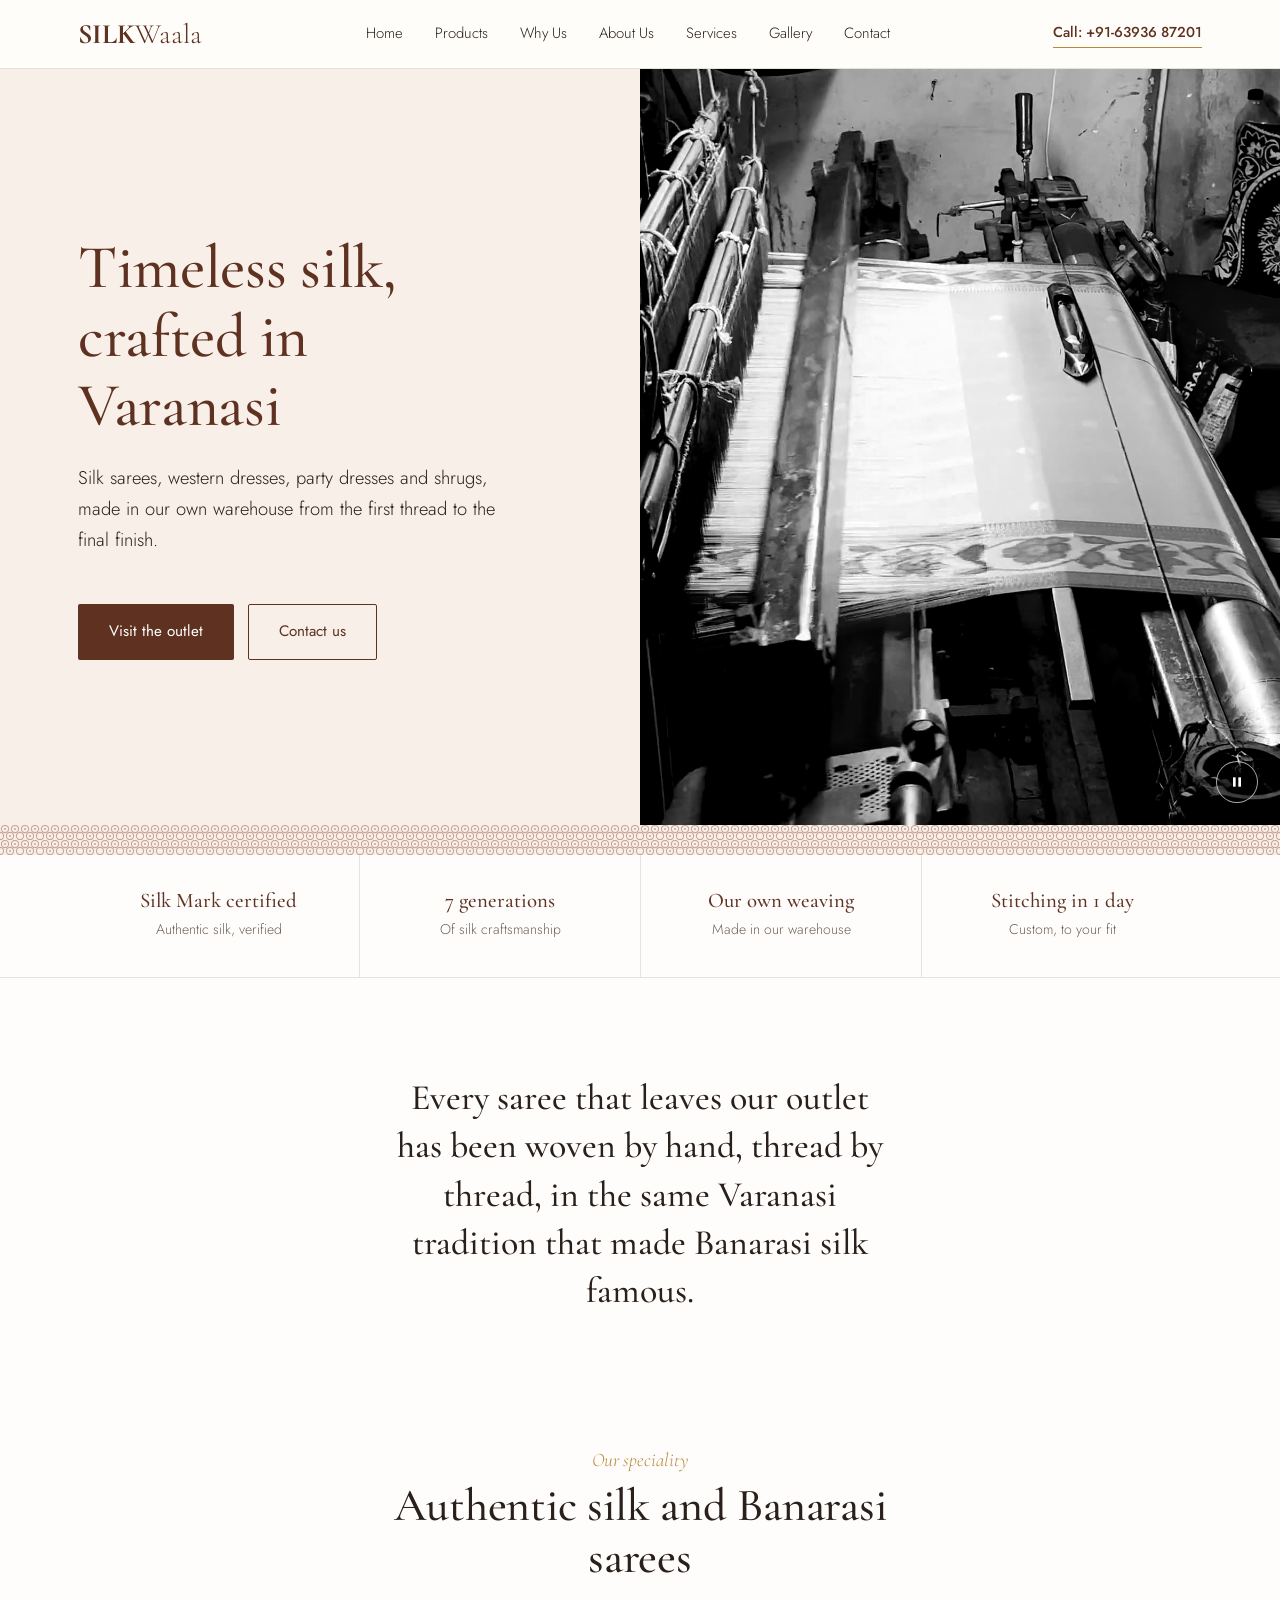
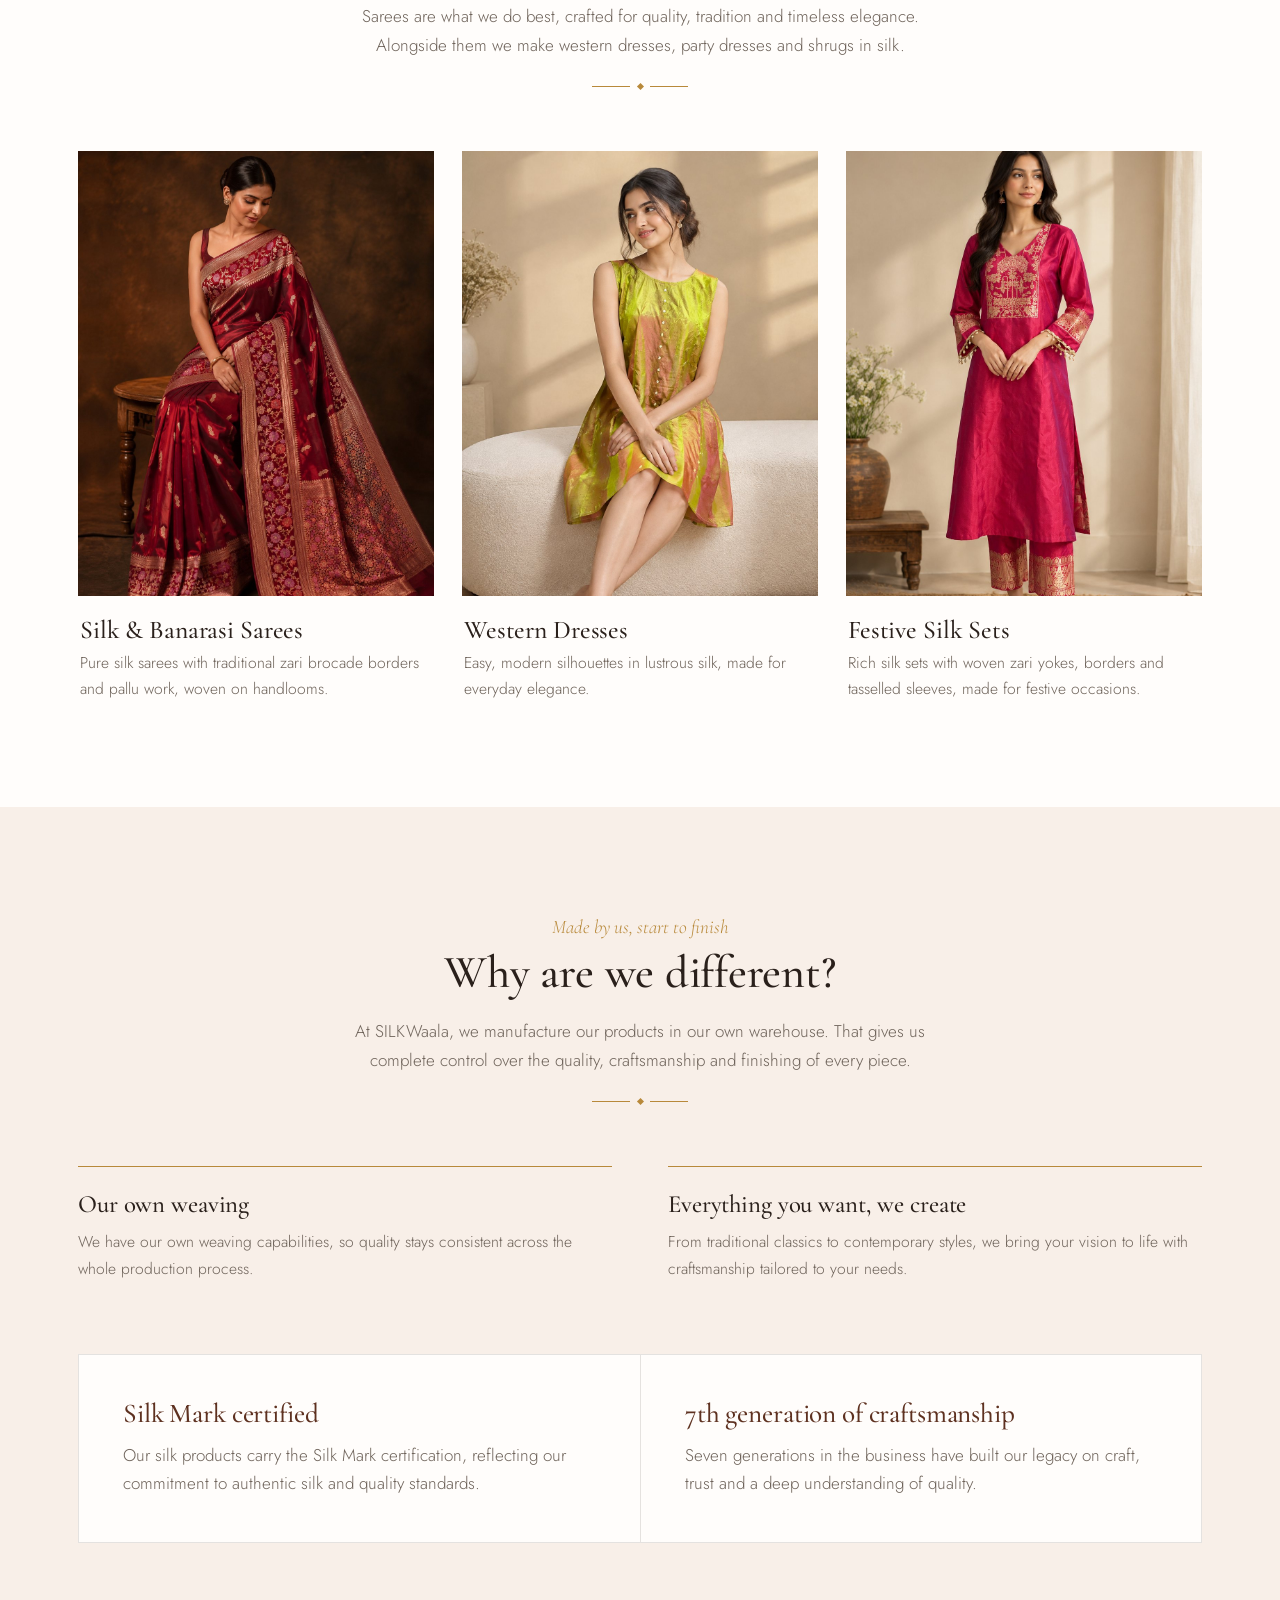
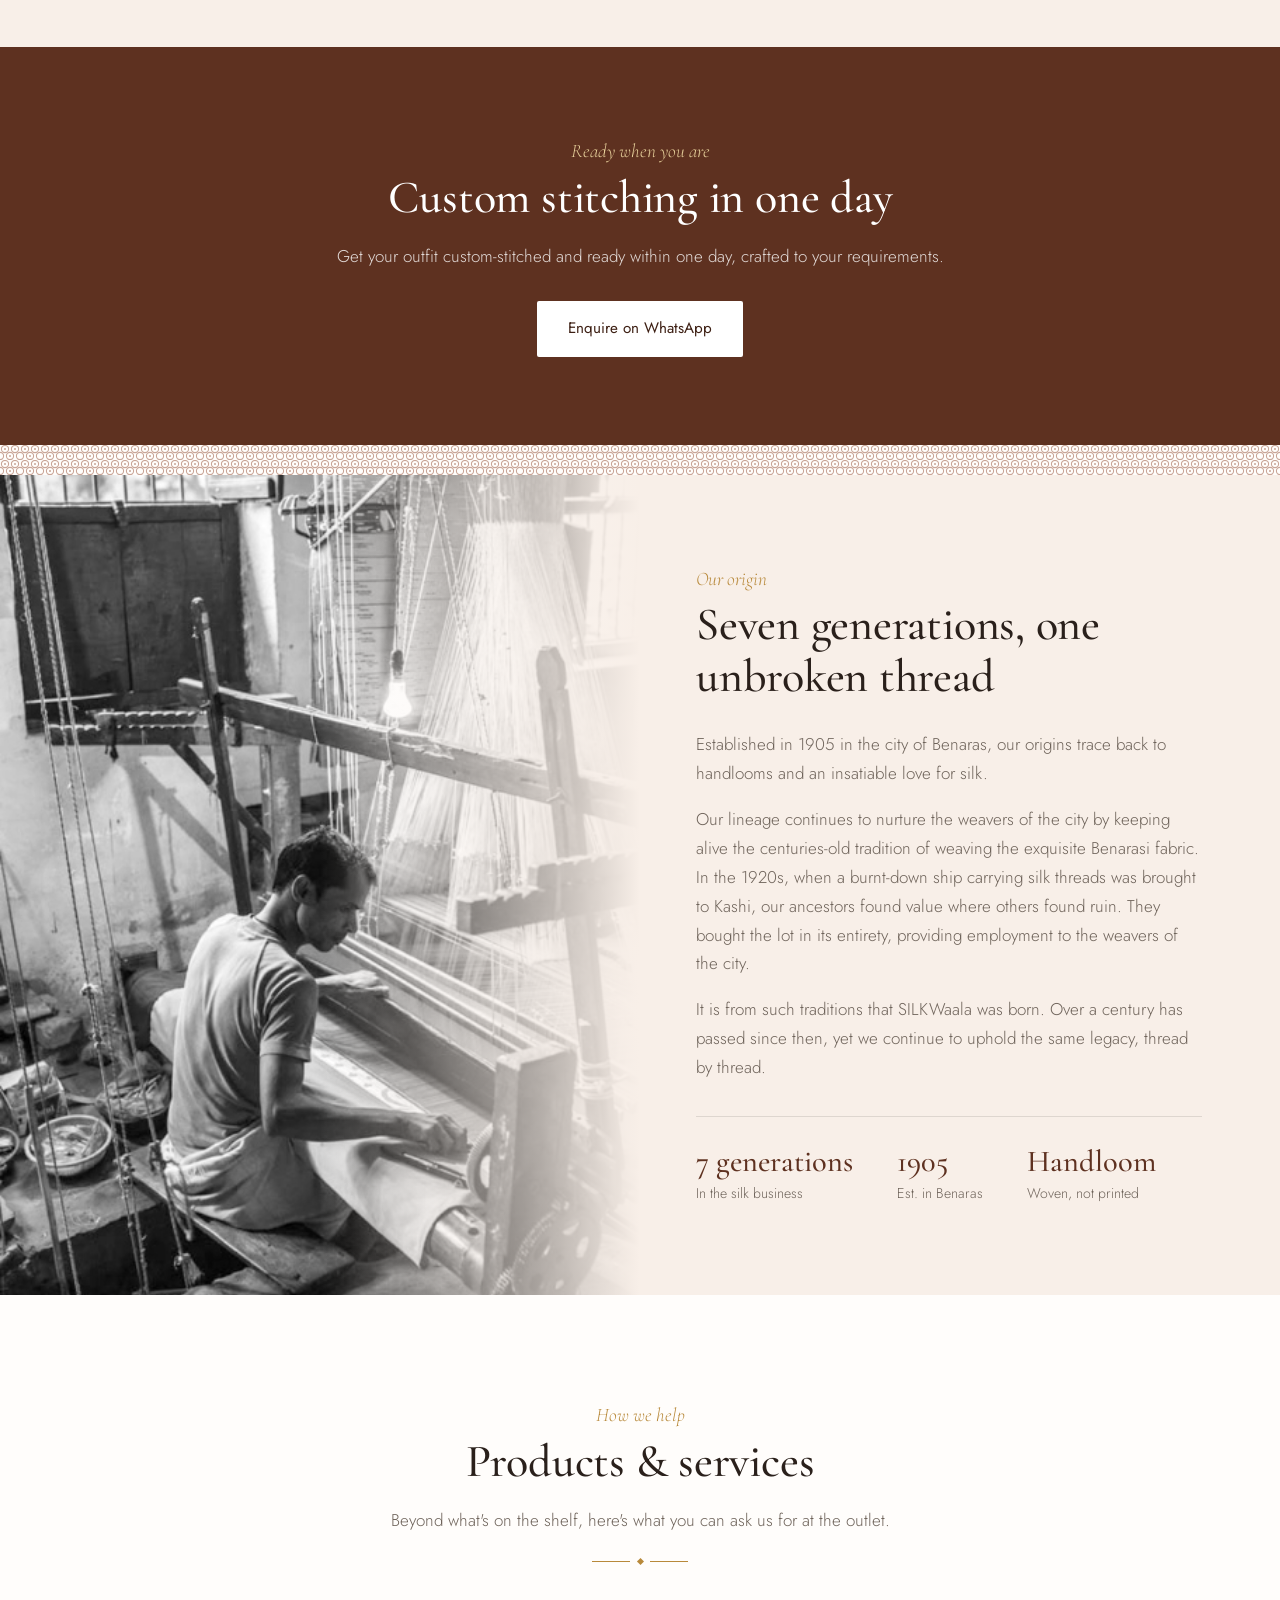
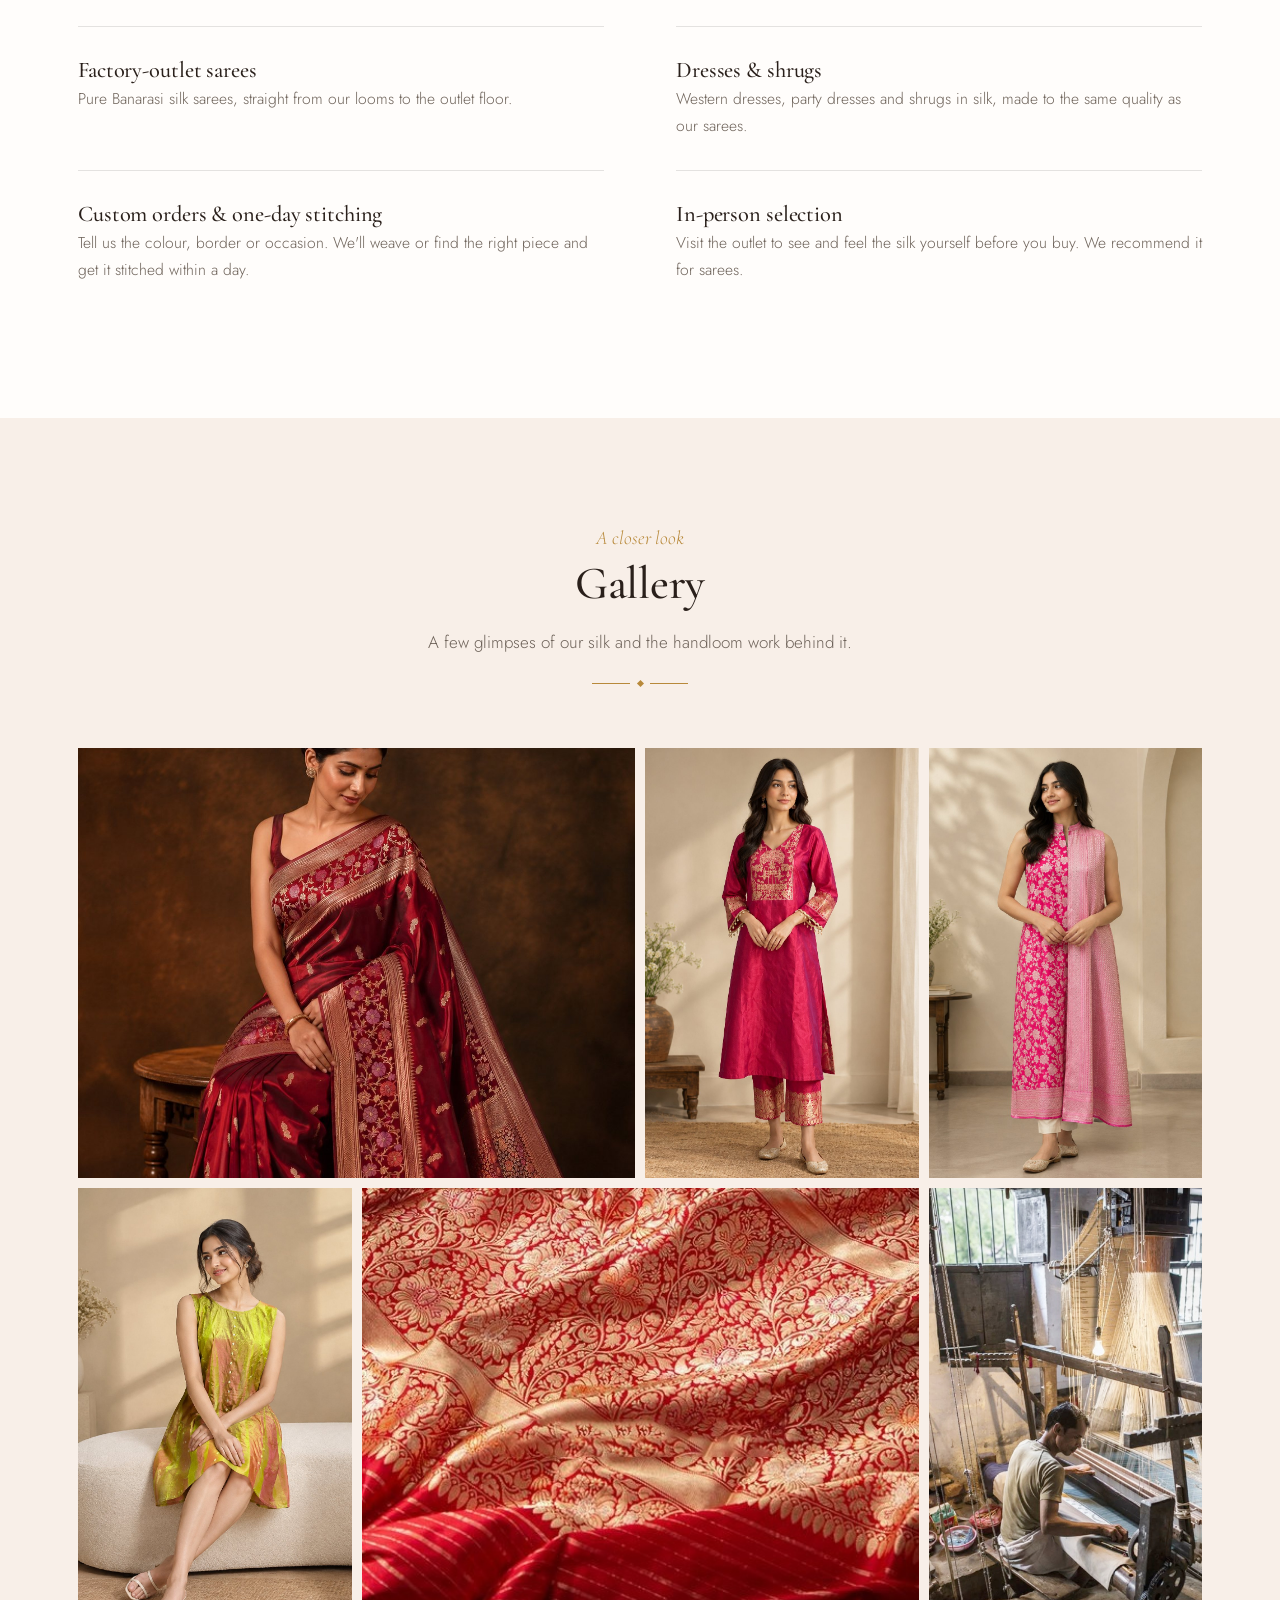
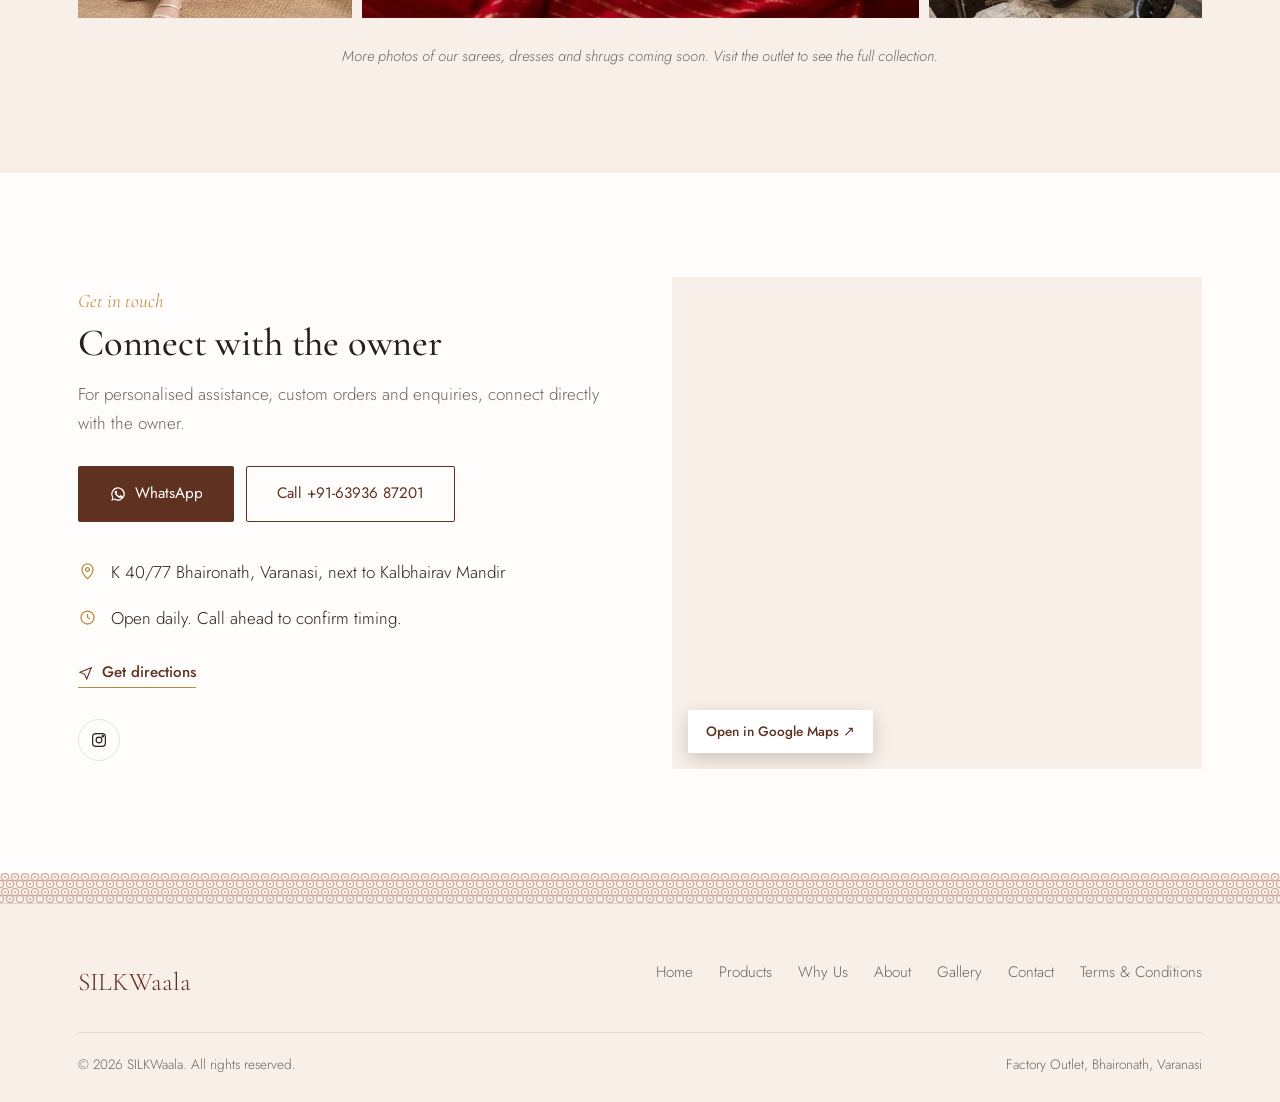
<file: index.html>
<!DOCTYPE html>
<html lang="en">
<head>
<meta charset="UTF-8">
<meta name="viewport" content="width=device-width, initial-scale=1.0">
<title>SILKWaala — Silk Sarees, Western & Party Dresses | Factory Outlet, Varanasi</title>
<meta name="description" content="SILKWaala is a Silk Mark certified factory outlet in Varanasi for silk and Banarasi sarees, western dresses, party dresses and shrugs. Own weaving, 7 generations of craft, custom stitching in one day.">
<link rel="icon" href="data:,">
<link rel="preconnect" href="https://fonts.googleapis.com">
<link href="https://fonts.googleapis.com/css2?family=Cormorant+Garamond:ital,wght@0,500;0,600;0,700;1,500&family=Jost:wght@300;400;500;600&display=swap" rel="stylesheet">
<link rel="stylesheet" href="styles.css">
</head>
<body>
<a href="#main" class="skip-link">Skip to content</a>

<header class="site-header">
  <div class="nav">
    <a href="#" class="brand" aria-label="SILKWaala home"><strong>SILK</strong>Waala</a>
    <nav class="nav-links" id="navLinks">
      <a href="#home">Home</a>
      <a href="#products">Products</a>
      <a href="#why">Why Us</a>
      <a href="#about">About Us</a>
      <a href="#services">Services</a>
      <a href="#gallery">Gallery</a>
      <a href="#contact">Contact</a>
    </nav>
    <a href="tel:+916393687201" class="nav-cta">Call: +91-63936 87201</a>
    <button class="menu-btn" id="menuBtn" aria-label="Toggle menu" aria-expanded="false">☰</button>
  </div>
</header>

<main id="main">

  <!-- HERO -->
  <section class="hero" id="home">
    <div class="hero-copy">
      <h1>Timeless silk, crafted in Varanasi</h1>
      <p>Silk sarees, western dresses, party dresses and shrugs, made in our own warehouse from the first thread to the final finish.</p>
      <div class="hero-actions">
        <a href="#contact" class="btn btn-maroon">Visit the outlet</a>
        <a href="https://wa.me/916393687201" class="btn btn-line" target="_blank" rel="noopener">Contact us</a>
      </div>
    </div>
    <div class="hero-media">
      <video class="hero-video" id="heroVideo" autoplay muted loop playsinline preload="auto" poster="loom-poster.jpg" aria-label="A weaver's loom at work in Varanasi">
        <source src="loom.mp4" type="video/mp4">
      </video>
      <button class="video-toggle" id="videoToggle" type="button" aria-label="Pause background video">
        <svg class="i-pause" viewBox="0 0 24 24" fill="currentColor"><rect x="6" y="5" width="4" height="14"/><rect x="14" y="5" width="4" height="14"/></svg>
        <svg class="i-play" viewBox="0 0 24 24" fill="currentColor"><path d="M8 5v14l11-7z"/></svg>
      </button>
    </div>
  </section>

  <div class="pattern-strip on-tint" aria-hidden="true"></div>

  <!-- TRUST BAR -->
  <div class="trust-bar">
    <div class="trust-inner">
      <div class="trust-item"><div><strong>Silk Mark certified</strong><span>Authentic silk, verified</span></div></div>
      <div class="trust-item"><div><strong>7 generations</strong><span>Of silk craftsmanship</span></div></div>
      <div class="trust-item"><div><strong>Our own weaving</strong><span>Made in our warehouse</span></div></div>
      <div class="trust-item"><div><strong>Stitching in 1 day</strong><span>Custom, to your fit</span></div></div>
    </div>
  </div>

  <!-- INTRO -->
  <div class="intro-strip">
    <p>Every saree that leaves our outlet has been woven by hand, thread by thread, in the same Varanasi tradition that made Banarasi silk famous.</p>
  </div>

  <!-- PRODUCTS -->
  <section id="products">
    <div class="container">
      <div class="section-head">
        <span class="kicker">Our speciality</span>
        <h2>Authentic silk and Banarasi sarees</h2>
        <p>Sarees are what we do best, crafted for quality, tradition and timeless elegance. Alongside them we make western dresses, party dresses and shrugs in silk.</p>
      </div>
      <div class="product-grid">
        <article class="product-card">
          <div class="thumb"><img src="model_maroon_saree.jpg" alt="Model draped in a maroon Banarasi silk saree with zari border" style="object-position:center 30%"></div>
          <div class="body">
            <h3>Silk &amp; Banarasi Sarees</h3>
            <p>Pure silk sarees with traditional zari brocade borders and pallu work, woven on handlooms.</p>
          </div>
        </article>
        <article class="product-card">
          <div class="thumb"><img src="model_yellow_dress_seated.jpg" alt="Model seated in a shot silk western dress in green and copper" style="object-position:center 25%"></div>
          <div class="body">
            <h3>Western Dresses</h3>
            <p>Easy, modern silhouettes in lustrous silk, made for everyday elegance.</p>
          </div>
        </article>
        <article class="product-card">
          <div class="thumb"><img src="model_magenta_set.jpg" alt="Model in a magenta silk party outfit with gold woven yoke" style="object-position:center 25%"></div>
          <div class="body">
            <h3>Festive Silk Sets</h3>
            <p>Rich silk sets with woven zari yokes, borders and tasselled sleeves, made for festive occasions.</p>
          </div>
        </article>
      </div>
    </div>
  </section>

  <!-- WHY DIFFERENT -->
  <section id="why" class="alt-bg">
    <div class="container">
      <div class="section-head">
        <span class="kicker">Made by us, start to finish</span>
        <h2>Why are we different?</h2>
        <p>At SILKWaala, we manufacture our products in our own warehouse. That gives us complete control over the quality, craftsmanship and finishing of every piece.</p>
      </div>
      <div class="why-grid">
        <div class="why-card">
          <svg viewBox="0 0 24 24" fill="none" stroke="currentColor" stroke-width="1.5"><path d="M4 6h16M4 12h16M4 18h16"/><path d="M8 3v18M16 3v18"/></svg>
          <h3>Our own weaving</h3>
          <p>We have our own weaving capabilities, so quality stays consistent across the whole production process.</p>
        </div>
        <div class="why-card">
          <svg viewBox="0 0 24 24" fill="none" stroke="currentColor" stroke-width="1.5"><path d="M12 3l2.6 5.6 6.1.7-4.5 4.2 1.2 6L12 16.5 6.6 19.5l1.2-6L3.3 9.3l6.1-.7L12 3Z"/></svg>
          <h3>Everything you want, we create</h3>
          <p>From traditional classics to contemporary styles, we bring your vision to life with craftsmanship tailored to your needs.</p>
        </div>
      </div>

      <div class="assure">
        <div class="assure-card">
          <svg viewBox="0 0 24 24" fill="none" stroke="currentColor" stroke-width="1.5"><path d="M12 3l2.4 2.2 3.2-.3.9 3.1 2.8 1.7-1.2 3 1.2 3-2.8 1.7-.9 3.1-3.2-.3L12 21l-2.4-2.2-3.2.3-.9-3.1-2.8-1.7 1.2-3-1.2-3 2.8-1.7.9-3.1 3.2.3L12 3Z"/><path d="m8.8 12 2.2 2.2 4.2-4.4"/></svg>
          <div>
            <h3>Silk Mark certified</h3>
            <p>Our silk products carry the Silk Mark certification, reflecting our commitment to authentic silk and quality standards.</p>
          </div>
        </div>
        <div class="assure-card">
          <svg viewBox="0 0 24 24" fill="none" stroke="currentColor" stroke-width="1.5"><path d="M12 3c2 3 5 4.5 5 8a5 5 0 0 1-10 0c0-3.5 3-5 5-8Z"/><path d="M12 21v-6"/></svg>
          <div>
            <h3>7th generation of craftsmanship</h3>
            <p>Seven generations in the business have built our legacy on craft, trust and a deep understanding of quality.</p>
          </div>
        </div>
      </div>
    </div>
  </section>

  <!-- CUSTOM STITCHING -->
  <section class="stitch">
    <div class="stitch-inner">
      <div>
        <span class="kicker">Ready when you are</span>
        <h2>Custom stitching in one day</h2>
        <p>Get your outfit custom-stitched and ready within one day, crafted to your requirements.</p>
      </div>
      <a class="btn btn-light" href="https://wa.me/916393687201?text=Hi%20SILKWaala%2C%20I%20would%20like%20to%20get%20an%20outfit%20stitched." target="_blank" rel="noopener">Enquire on WhatsApp</a>
    </div>
  </section>

  <div class="pattern-strip" aria-hidden="true"></div>

  <!-- ABOUT -->
  <section id="about" class="alt-bg">
    <div class="container about-grid">
      <div class="about-media">
        <img src="weaver_full.jpg" alt="Weaver at work on a handloom in Varanasi">
        <div class="frame"></div>
      </div>
      <div class="about-copy">
        <span class="kicker">Our origin</span>
        <h2>Seven generations, one unbroken thread</h2>
        <p>Established in 1905 in the city of Benaras, our origins trace back to handlooms and an insatiable love for silk.</p>
        <p>Our lineage continues to nurture the weavers of the city by keeping alive the centuries-old tradition of weaving the exquisite Benarasi fabric. In the 1920s, when a burnt-down ship carrying silk threads was brought to Kashi, our ancestors found value where others found ruin. They bought the lot in its entirety, providing employment to the weavers of the city.</p>
        <p>It is from such traditions that SILKWaala was born. Over a century has passed since then, yet we continue to uphold the same legacy, thread by thread.</p>
        <div class="stat-row">
          <div><strong>7 generations</strong><span>In the silk business</span></div>
          <div><strong>1905</strong><span>Est. in Benaras</span></div>
          <div><strong>Handloom</strong><span>Woven, not printed</span></div>
        </div>
      </div>
    </div>
  </section>

  <!-- SERVICES -->
  <section id="services">
    <div class="container">
      <div class="section-head">
        <span class="kicker">How we help</span>
        <h2>Products &amp; services</h2>
        <p>Beyond what's on the shelf, here's what you can ask us for at the outlet.</p>
      </div>
      <div class="service-list">
        <div class="service-item">
          <span class="dot"></span>
          <div><h4>Factory-outlet sarees</h4><p>Pure Banarasi silk sarees, straight from our looms to the outlet floor.</p></div>
        </div>
        <div class="service-item">
          <span class="dot"></span>
          <div><h4>Dresses &amp; shrugs</h4><p>Western dresses, party dresses and shrugs in silk, made to the same quality as our sarees.</p></div>
        </div>
        <div class="service-item">
          <span class="dot"></span>
          <div><h4>Custom orders &amp; one-day stitching</h4><p>Tell us the colour, border or occasion. We'll weave or find the right piece and get it stitched within a day.</p></div>
        </div>
        <div class="service-item">
          <span class="dot"></span>
          <div><h4>In-person selection</h4><p>Visit the outlet to see and feel the silk yourself before you buy. We recommend it for sarees.</p></div>
        </div>
      </div>
    </div>
  </section>

  <!-- GALLERY -->
  <section id="gallery" class="alt-bg">
    <div class="container">
      <div class="section-head">
        <span class="kicker">A closer look</span>
        <h2>Gallery</h2>
        <p>A few glimpses of our silk and the handloom work behind it.</p>
      </div>
      <div class="gallery-grid">
        <div class="g-item g-saree"><img src="model_maroon_saree.jpg" alt="Maroon Banarasi silk saree with zari border" loading="lazy"></div>
        <div class="g-item g-kurta"><img src="model_magenta_set.jpg" alt="Magenta silk kurta set with gold woven yoke" loading="lazy"></div>
        <div class="g-item g-pink"><img src="model_pink_suit.jpg" alt="Pink woven silk party outfit" loading="lazy"></div>
        <div class="g-item g-yellow"><img src="model_yellow_dress_seated.jpg" alt="Model seated in a shot silk western dress in green and copper" loading="lazy"></div>
        <div class="g-item g-detail"><img src="detail_border.jpg" alt="Zari brocade border detail" loading="lazy"></div>
        <div class="g-item g-weaver"><img src="weaver_full.jpg" alt="Weaver at the handloom" loading="lazy"></div>
      </div>
      <p class="gallery-note">More photos of our sarees, dresses and shrugs coming soon. Visit the outlet to see the full collection.</p>
    </div>
  </section>

  <!-- CONTACT -->
  <section id="contact">
    <div class="container contact-grid">
      <div class="contact-card">
        <span class="kicker">Get in touch</span>
        <h3>Connect with the owner</h3>
        <p class="lead">For personalised assistance, custom orders and enquiries, connect directly with the owner.</p>

        <div class="contact-actions">
          <a class="btn btn-maroon" href="https://wa.me/916393687201" target="_blank" rel="noopener">
            <svg viewBox="0 0 24 24" fill="currentColor"><path d="M17.5 14.4c-.3-.1-1.6-.8-1.9-.9-.2-.1-.4-.1-.6.1-.2.3-.7.9-.8 1-.2.2-.3.2-.5.1-1.5-.7-2.5-1.3-3.5-2.9-.3-.4.3-.4.8-1.4.1-.2 0-.4 0-.5-.1-.1-.6-1.4-.8-1.9-.2-.5-.4-.4-.6-.4h-.5c-.2 0-.5.1-.7.3-.2.3-.9.9-.9 2.2s1 2.5 1.1 2.7c.1.2 2 3 4.8 4.3 2 .9 2.5.7 2.9.7.6-.1 1.6-.7 1.9-1.3.2-.6.2-1.1.2-1.2-.1-.1-.2-.2-.5-.3Z"/><path d="M12 3a9 9 0 0 0-7.7 13.6L3 21l4.6-1.2A9 9 0 1 0 12 3Zm0 16.4a7.3 7.3 0 0 1-3.9-1.1l-.3-.2-2.7.7.7-2.6-.2-.3A7.4 7.4 0 1 1 19.4 12 7.4 7.4 0 0 1 12 19.4Z"/></svg>
            WhatsApp
          </a>
          <a class="btn btn-line" href="tel:+916393687201">Call +91-63936 87201</a>
        </div>

        <div class="contact-line">
          <span class="ic"><svg viewBox="0 0 24 24" fill="none" stroke="currentColor" stroke-width="1.6"><path d="M12 21s7-6.1 7-11.5A7 7 0 0 0 5 9.5C5 14.9 12 21 12 21Z"/><circle cx="12" cy="9.5" r="2.4"/></svg></span>
          <span>K 40/77 Bhaironath, Varanasi, next to Kalbhairav Mandir</span>
        </div>
        <div class="contact-line">
          <span class="ic"><svg viewBox="0 0 24 24" fill="none" stroke="currentColor" stroke-width="1.6"><circle cx="12" cy="12" r="8.2"/><path d="M12 7.5V12l3 2"/></svg></span>
          <span>Open daily. Call ahead to confirm timing.</span>
        </div>

        <a class="directions-btn" href="https://maps.app.goo.gl/5kHWmCTVJRjaSzMh6" target="_blank" rel="noopener">
          <svg viewBox="0 0 24 24" fill="none" stroke="currentColor" stroke-width="1.6"><path d="M3 11 20 4l-7 17-3-7-7-3Z"/></svg>
          Get directions
        </a>

        <div class="social-row">
          <a href="https://www.instagram.com/silkwaalabypooja" aria-label="SILKWaala on Instagram" target="_blank" rel="noopener">
            <svg viewBox="0 0 24 24" fill="none" stroke="currentColor" stroke-width="1.6"><rect x="3.5" y="3.5" width="17" height="17" rx="4.5"/><circle cx="12" cy="12" r="3.8"/><circle cx="17" cy="7" r="1"/></svg>
          </a>
        </div>
      </div>
      <div class="map-wrap">
        <iframe src="https://www.google.com/maps?cid=16747681205454186964&output=embed" loading="lazy" referrerpolicy="no-referrer-when-downgrade" title="Map to SILKWaala, near Kalbhairav Mandir, Varanasi"></iframe>
        <a class="map-overlay-btn" href="https://maps.app.goo.gl/5kHWmCTVJRjaSzMh6" target="_blank" rel="noopener">Open in Google Maps ↗</a>
      </div>
    </div>
  </section>

</main>

<div class="pattern-strip on-tint" aria-hidden="true"></div>
<footer>
  <div class="container">
    <div class="footer-grid">
      <div class="footer-brand">SILKWaala</div>
      <div class="footer-links">
        <a href="#home">Home</a>
        <a href="#products">Products</a>
        <a href="#why">Why Us</a>
        <a href="#about">About</a>
        <a href="#gallery">Gallery</a>
        <a href="#contact">Contact</a>
        <a href="terms.html">Terms &amp; Conditions</a>
      </div>
    </div>
    <div class="footer-bottom">
      <span>© <span id="year"></span> SILKWaala. All rights reserved.</span>
      <span>Factory Outlet, Bhaironath, Varanasi</span>
    </div>
  </div>
</footer>

<script>
  document.getElementById('year').textContent = new Date().getFullYear();
  const vid = document.getElementById('heroVideo');
  const vBtn = document.getElementById('videoToggle');
  function setPaused(p){
    vBtn.classList.toggle('paused', p);
    vBtn.setAttribute('aria-label', p ? 'Play background video' : 'Pause background video');
  }
  if (window.matchMedia('(prefers-reduced-motion: reduce)').matches) { vid.pause(); setPaused(true); }
  vBtn.addEventListener('click', () => {
    if (vid.paused) { vid.play(); setPaused(false); } else { vid.pause(); setPaused(true); }
  });
  const menuBtn = document.getElementById('menuBtn');
  const navLinks = document.getElementById('navLinks');
  menuBtn.addEventListener('click', () => {
    const open = navLinks.classList.toggle('open');
    menuBtn.setAttribute('aria-expanded', open);
  });
  navLinks.querySelectorAll('a').forEach(a => a.addEventListener('click', () => {
    navLinks.classList.remove('open');
    menuBtn.setAttribute('aria-expanded', 'false');
  }));
</script>
</body>
</html>
</file>
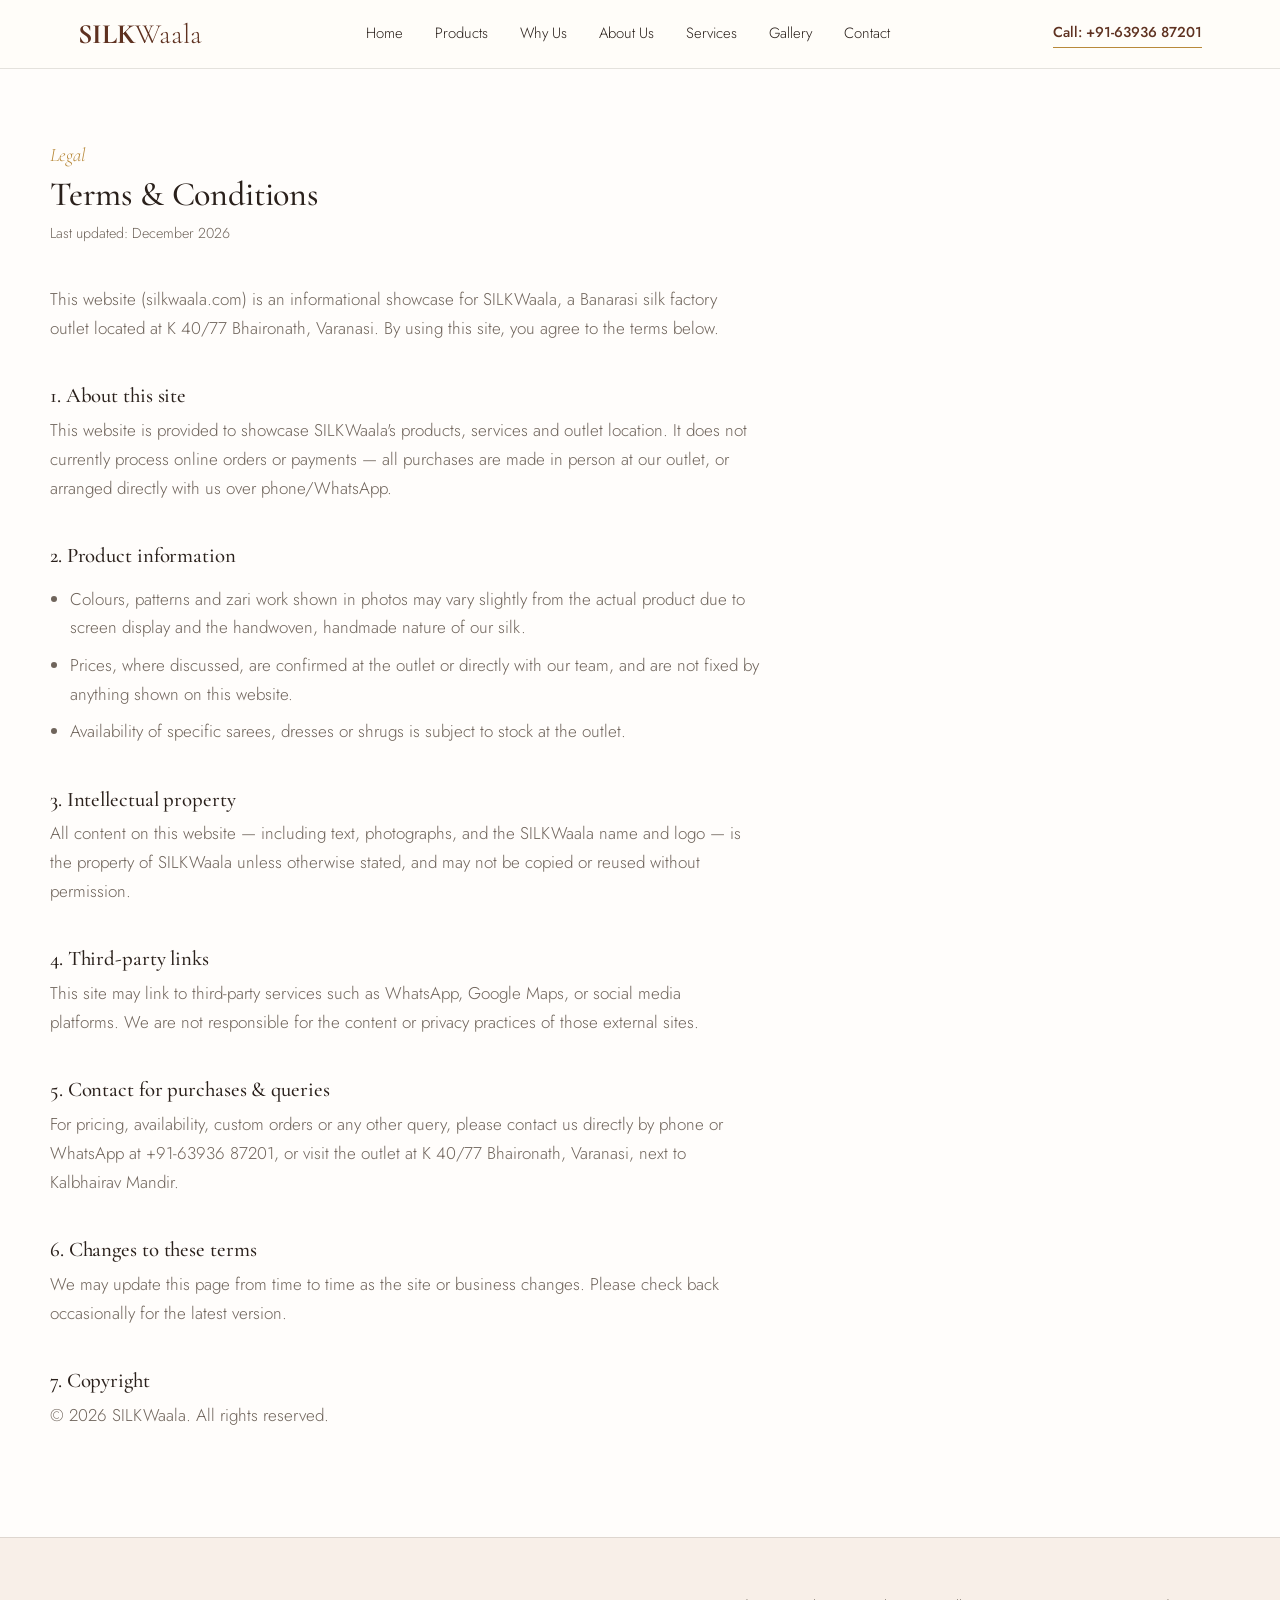
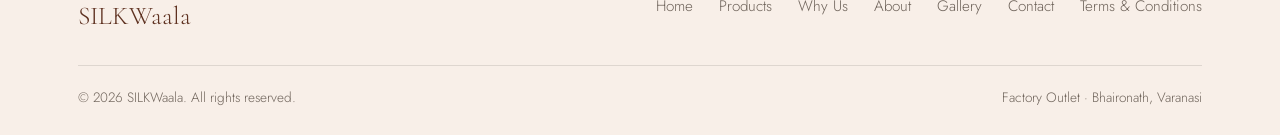
<file: terms.html>
<!DOCTYPE html>
<html lang="en">
<head>
<meta charset="UTF-8">
<meta name="viewport" content="width=device-width, initial-scale=1.0">
<title>Terms & Conditions | SILKWaala</title>
<meta name="description" content="Terms and conditions for the SILKWaala website and factory outlet in Varanasi.">
<link rel="icon" href="data:,">
<link rel="preconnect" href="https://fonts.googleapis.com">
<link href="https://fonts.googleapis.com/css2?family=Cormorant+Garamond:ital,wght@0,500;0,600;0,700;1,500&family=Jost:wght@300;400;500;600&display=swap" rel="stylesheet">
<link rel="stylesheet" href="styles.css">
<style>
  .legal{ padding:70px 0 90px; }
  .legal h1{ margin-bottom:.2em; }
  .legal .updated{ color:var(--ink-soft); font-size:.9rem; margin-bottom:40px; display:block; }
  .legal h2{ font-size:1.3rem; margin-top:2em; }
  .legal p, .legal li{ color:var(--ink-soft); max-width:70ch; }
  .legal ol, .legal ul{ padding-left:1.2em; }
  .legal li{ margin-bottom:.5em; }
</style>
</head>
<body>
<a href="#main" class="skip-link">Skip to content</a>

<header class="site-header">
  <div class="nav">
    <a href="index.html" class="brand" aria-label="SILKWaala home">
      <strong>SILK</strong>Waala
    </a>
    <nav class="nav-links" id="navLinks">
      <a href="index.html#home">Home</a>
      <a href="index.html#products">Products</a>
      <a href="index.html#why">Why Us</a>
      <a href="index.html#about">About Us</a>
      <a href="index.html#services">Services</a>
      <a href="index.html#gallery">Gallery</a>
      <a href="index.html#contact">Contact</a>
    </nav>
    <a href="tel:+916393687201" class="nav-cta">Call: +91-63936 87201</a>
    <button class="menu-btn" id="menuBtn" aria-label="Toggle menu" aria-expanded="false">☰</button>
  </div>
</header>

<main id="main">
  <div class="container legal">
    <span class="kicker" style="color:var(--gold);font-family:var(--serif);font-style:italic;">Legal</span>
    <h1>Terms &amp; Conditions</h1>
    <span class="updated">Last updated: <span id="updated"></span></span>

    <p>This website (silkwaala.com) is an informational showcase for SILKWaala, a Banarasi silk factory outlet located at K 40/77 Bhaironath, Varanasi. By using this site, you agree to the terms below.</p>

    <h2>1. About this site</h2>
    <p>This website is provided to showcase SILKWaala's products, services and outlet location. It does not currently process online orders or payments — all purchases are made in person at our outlet, or arranged directly with us over phone/WhatsApp.</p>

    <h2>2. Product information</h2>
    <ul>
      <li>Colours, patterns and zari work shown in photos may vary slightly from the actual product due to screen display and the handwoven, handmade nature of our silk.</li>
      <li>Prices, where discussed, are confirmed at the outlet or directly with our team, and are not fixed by anything shown on this website.</li>
      <li>Availability of specific sarees, dresses or shrugs is subject to stock at the outlet.</li>
    </ul>

    <h2>3. Intellectual property</h2>
    <p>All content on this website — including text, photographs, and the SILKWaala name and logo — is the property of SILKWaala unless otherwise stated, and may not be copied or reused without permission.</p>

    <h2>4. Third-party links</h2>
    <p>This site may link to third-party services such as WhatsApp, Google Maps, or social media platforms. We are not responsible for the content or privacy practices of those external sites.</p>

    <h2>5. Contact for purchases &amp; queries</h2>
    <p>For pricing, availability, custom orders or any other query, please contact us directly by phone or WhatsApp at +91-63936 87201, or visit the outlet at K 40/77 Bhaironath, Varanasi, next to Kalbhairav Mandir.</p>

    <h2>6. Changes to these terms</h2>
    <p>We may update this page from time to time as the site or business changes. Please check back occasionally for the latest version.</p>

    <h2>7. Copyright</h2>
    <p>© <span id="year"></span> SILKWaala. All rights reserved.</p>
  </div>
</main>

<footer>
  <div class="container">
    <div class="footer-grid">
      <div class="footer-brand">SILKWaala</div>
      <div class="footer-links">
        <a href="index.html#home">Home</a>
        <a href="index.html#products">Products</a>
        <a href="index.html#why">Why Us</a>
        <a href="index.html#about">About</a>
        <a href="index.html#gallery">Gallery</a>
        <a href="index.html#contact">Contact</a>
        <a href="terms.html">Terms &amp; Conditions</a>
      </div>
    </div>
    <div class="footer-bottom">
      <span>© <span id="year2"></span> SILKWaala. All rights reserved.</span>
      <span>Factory Outlet · Bhaironath, Varanasi</span>
    </div>
  </div>
</footer>

<script>
  document.getElementById('year').textContent = new Date().getFullYear();
  document.getElementById('year2').textContent = new Date().getFullYear();
  document.getElementById('updated').textContent = new Date().toLocaleDateString('en-IN', { year:'numeric', month:'long' });
  const menuBtn = document.getElementById('menuBtn');
  const navLinks = document.getElementById('navLinks');
  menuBtn.addEventListener('click', () => {
    const open = navLinks.classList.toggle('open');
    menuBtn.setAttribute('aria-expanded', open);
  });
</script>
</body>
</html>
</file>
<file: styles.css>
/* =========================================================
   SILKWaala — Factory Outlet
   Light, minimal showcase theme with a full-bleed video hero.
   Brand maroon + gold kept as quiet accents.
   ========================================================= */
:root{
  --bg:        #fffdfb;
  --tint:      #f8efe8;
  --ink:       #2a201b;
  --ink-soft:  #6f645b;
  --maroon:    #5e3120;
  --maroon-dk: #3d1f13;
  --gold:      #b8893a;
  --gold-soft: #e6cf9a;
  --line:      rgba(38,32,28,.12);

  --serif: "Cormorant Garamond", "Noto Serif Devanagari", serif;
  --sans:  "Jost", "Noto Sans Devanagari", sans-serif;
  --header-h: 68px;
}

*{ box-sizing:border-box; }
html{ scroll-behavior:smooth; scroll-padding-top:var(--header-h); }
body{
  margin:0; background:var(--bg); color:var(--ink);
  font-family:var(--sans); font-weight:300; font-size:17px; line-height:1.7;
  -webkit-font-smoothing:antialiased;
}
img,video{ max-width:100%; display:block; }
a{ color:inherit; text-decoration:none; }
h1,h2,h3,h4{
  font-family:var(--serif); font-weight:500; color:var(--ink);
  margin:0 0 .4em; line-height:1.12; letter-spacing:-.005em;
}
h2{ font-size:clamp(2.1rem,3.6vw,3rem); }
p{ margin:0 0 1em; color:var(--ink-soft); max-width:62ch; }
.container{ max-width:1180px; margin:0 auto; padding:0 28px; }
:focus-visible{ outline:2px solid var(--gold); outline-offset:3px; }

.skip-link{
  position:absolute; left:-999px; top:0; background:var(--maroon); color:#fff; padding:10px 16px; z-index:200;
}
.skip-link:focus{ left:0; top:0; }

/* ---------- Nav ---------- */
.site-header{
  position:sticky; top:0; z-index:100; background:rgba(255,253,249,.92);
  backdrop-filter:blur(12px); -webkit-backdrop-filter:blur(12px);
  border-bottom:1px solid var(--line);
}
.nav{
  height:var(--header-h); display:flex; align-items:center; justify-content:space-between;
  padding:0 28px; max-width:1180px; margin:0 auto;
}
.brand{ font-family:var(--serif); font-size:1.75rem; color:var(--maroon); line-height:1; display:flex; align-items:baseline; }
.brand strong{ font-weight:700; }
.nav-links{ display:flex; gap:32px; }
.nav-links a{ font-size:.93rem; color:var(--ink); position:relative; padding:4px 0; }
.nav-links a::after{
  content:""; position:absolute; left:0; right:0; bottom:-2px; height:1px; background:var(--gold);
  transform:scaleX(0); transform-origin:left; transition:transform .25s ease;
}
.nav-links a:hover::after{ transform:scaleX(1); }
.nav-cta{ font-size:.9rem; color:var(--maroon) !important; font-weight:500; border-bottom:1px solid var(--gold); padding-bottom:2px; }
.nav-cta:hover{ color:var(--maroon-dk) !important; }
.menu-btn{ display:none; background:none; border:none; font-size:1.5rem; color:var(--ink); cursor:pointer; }

/* ---------- Buttons ---------- */
.btn{
  display:inline-flex; align-items:center; justify-content:center; gap:.55em;
  padding:14px 30px; font-size:.95rem; font-weight:400; border-radius:2px;
  border:1px solid transparent; cursor:pointer; transition:all .25s ease;
}
.btn svg{ width:18px; height:18px; }
.btn-light{ background:#fff; color:var(--maroon-dk); }
.btn-light:hover{ background:var(--gold-soft); }
.btn-ghost{ border-color:rgba(255,255,255,.65); color:#fff; }
.btn-ghost:hover{ background:rgba(255,255,255,.14); border-color:#fff; }
.btn-maroon{ background:var(--maroon); color:#fff; }
.btn-maroon:hover{ background:var(--maroon-dk); }
.btn-line{ border-color:var(--maroon); color:var(--maroon); }
.btn-line:hover{ background:var(--maroon); color:#fff; }

/* ---------- Hero: text panel + black & white video ---------- */
.hero{
  display:grid; grid-template-columns:1fr 1fr; min-height:min(84vh,760px); padding:0;
  background:var(--tint); overflow:hidden;
}
.hero-copy{
  display:flex; flex-direction:column; justify-content:center;
  padding:64px 56px 64px max(28px, calc((100vw - 1180px)/2 + 28px));
}
.hero-copy h1{
  color:var(--maroon); font-weight:500; font-size:clamp(2.6rem,4.8vw,4.4rem); max-width:14ch; margin-bottom:.35em;
}
.hero-copy p{ color:var(--ink); font-size:1.15rem; max-width:40ch; opacity:.85; }
.hero-actions{ display:flex; gap:14px; margin-top:30px; flex-wrap:wrap; }
.hero-copy > *{ opacity:0; animation:rise .9s ease forwards; }
.hero-copy h1{ animation-delay:.15s; }
.hero-copy p{ animation-delay:.3s; }
.hero-actions{ animation-delay:.45s; }
@keyframes rise{ from{ opacity:0; transform:translateY(16px);} to{ opacity:1; transform:none;} }
.hero-media{ position:relative; overflow:hidden; background:#151515; }
.hero-video{
  position:absolute; inset:0; width:100%; height:100%; object-fit:cover; object-position:center 55%;
  filter:grayscale(1) contrast(1.05);
}
.video-toggle{
  position:absolute; z-index:3; right:22px; bottom:22px; width:42px; height:42px; border-radius:50%;
  border:1px solid rgba(255,255,255,.65); background:rgba(0,0,0,.3); color:#fff; cursor:pointer;
  display:flex; align-items:center; justify-content:center;
}
.video-toggle:hover{ background:rgba(0,0,0,.5); }
.video-toggle svg{ width:16px; height:16px; }
.video-toggle .i-play{ display:none; }
.video-toggle.paused .i-pause{ display:none; }
.video-toggle.paused .i-play{ display:block; }
@media (prefers-reduced-motion: reduce){ .hero-copy > *{ animation:none; opacity:1; } }

/* ---------- Moving pattern border ---------- */
.pattern-strip{
  height:30px; background-color:var(--bg);
  background-image:url("data:image/svg+xml,%3Csvg xmlns='http://www.w3.org/2000/svg' width='20' height='15' viewBox='0 0 20 15'%3E%3Cg fill='none' stroke='%23c9a597' stroke-width='1.1'%3E%3Ccircle cx='5' cy='4' r='3.6'/%3E%3Ccircle cx='15' cy='4' r='3.6'/%3E%3Ccircle cx='10' cy='11' r='3.6'/%3E%3Ccircle cx='0' cy='11' r='3.6'/%3E%3Ccircle cx='20' cy='11' r='3.6'/%3E%3C/g%3E%3Cg fill='%23c9a597'%3E%3Ccircle cx='5' cy='4' r='1'/%3E%3Ccircle cx='15' cy='4' r='1'/%3E%3Ccircle cx='10' cy='11' r='1'/%3E%3C/g%3E%3C/svg%3E");
  background-size:20px 15px; background-repeat:repeat;
  animation:pattern-slide 40s linear infinite;
}
.pattern-strip.on-tint{ background-color:var(--tint); }
@keyframes pattern-slide{ from{ background-position:0 center; } to{ background-position:-400px center; } }
@media (prefers-reduced-motion: reduce){ .pattern-strip{ animation:none; } }

/* ---------- Trust strip ---------- */
.trust-inner{
  max-width:1180px; margin:0 auto; padding:0 28px; display:grid; grid-template-columns:repeat(4,1fr);
}
.trust-item{ padding:34px 22px; text-align:center; }
.trust-item + .trust-item{ border-left:1px solid var(--line); }
.trust-item strong{ display:block; font-family:var(--serif); font-weight:500; font-size:1.3rem; color:var(--maroon); line-height:1.2; }
.trust-item span{ font-size:.88rem; color:var(--ink-soft); }
.trust-bar{ border-bottom:1px solid var(--line); }

/* ---------- Intro ---------- */
.intro-strip{ text-align:center; padding:96px 28px 24px; }
.intro-strip p{
  font-family:var(--serif); font-weight:500; font-size:clamp(1.6rem,2.8vw,2.3rem); color:var(--ink);
  max-width:30ch; margin:0 auto; line-height:1.35;
}

/* ---------- Section shell ---------- */
section{ padding:104px 0; }
.alt-bg{ background:var(--tint); }
.section-head{ text-align:center; margin:0 auto 60px; max-width:58ch; }
.section-head p{ margin-left:auto; margin-right:auto; }
.section-head::after{ /* small ornament: hairlines with a diamond */
  content:""; display:block; width:96px; height:9px; margin:22px auto 0;
  background:
    linear-gradient(var(--gold),var(--gold)) left center/38px 1px no-repeat,
    linear-gradient(var(--gold),var(--gold)) right center/38px 1px no-repeat,
    url("data:image/svg+xml,%3Csvg xmlns='http://www.w3.org/2000/svg' viewBox='0 0 9 9'%3E%3Crect x='2' y='2' width='5' height='5' transform='rotate(45 4.5 4.5)' fill='%23b8893a'/%3E%3C/svg%3E") center/9px 9px no-repeat;
}
.kicker{ display:block; color:var(--gold); font-family:var(--serif); font-style:italic; font-size:1.2rem; margin-bottom:4px; }
.orn-diamond{ display:none; }

/* ---------- Products: image tiles ---------- */
.product-grid{ display:grid; grid-template-columns:repeat(3,1fr); gap:28px; }
.product-card{ background:none; }
.product-card .thumb{ aspect-ratio:4/5; overflow:hidden; background:var(--tint); }
.product-card .thumb img{ width:100%; height:100%; object-fit:cover; transition:transform .8s ease; }
.product-card:hover .thumb img{ transform:scale(1.04); }
.product-card .body{ padding:20px 2px 0; }
.product-card h3{ font-size:1.6rem; margin-bottom:.2em; }
.product-card p{ margin:0; font-size:.98rem; }

/* ---------- Why us ---------- */
.why-grid{ display:grid; grid-template-columns:repeat(2,1fr); gap:56px; }
.why-card{ border-top:1px solid var(--gold); padding-top:24px; }
.why-card h3{ font-size:1.55rem; }
.why-card p{ margin:0; font-size:.98rem; }
.why-card svg{ display:none; }

.assure{
  margin-top:72px; display:grid; grid-template-columns:1fr 1fr; background:var(--bg);
  border:1px solid var(--line);
}
.assure-card{ padding:44px 44px; }
.assure-card + .assure-card{ border-left:1px solid var(--line); }
.assure-card svg{ display:none; }
.assure-card h3{ color:var(--maroon); font-size:1.7rem; }
.assure-card p{ margin:0; }

/* ---------- Stitching ---------- */
.stitch{ padding:88px 0; background:var(--maroon); color:#fff; text-align:center; }
.stitch-inner{ max-width:720px; margin:0 auto; padding:0 28px; }
.stitch .kicker{ color:var(--gold-soft); }
.stitch h2{ color:#fff; }
.stitch p{ color:rgba(255,255,255,.82); margin:0 auto 30px; }

/* ---------- About ---------- */
#about{ padding:0; }
#about .about-grid{
  max-width:none; margin:0; padding:0; gap:0; display:grid; grid-template-columns:1fr 1fr; align-items:stretch;
}
.about-media{ position:relative; min-height:620px; overflow:hidden; background:#151515; }
.about-media img{
  position:absolute; inset:0; width:100%; height:100%; object-fit:cover; object-position:center 60%;
  filter:grayscale(1) contrast(1.05);
}
.about-media::after{ content:""; position:absolute; inset:0; background:linear-gradient(90deg, transparent 50%, var(--tint) 100%); }
.about-media .frame{ display:none; }
.about-copy{ padding:88px max(28px, calc((100vw - 1180px)/2 + 28px)) 88px 56px; align-self:center; }
.about-copy h2{ margin-bottom:.6em; }
.stat-row{ display:flex; gap:44px; margin-top:34px; padding-top:28px; border-top:1px solid var(--line); flex-wrap:wrap; }
.stat-row div strong{ display:block; font-family:var(--serif); font-weight:500; font-size:1.9rem; color:var(--maroon); line-height:1.1; }
.stat-row div span{ font-size:.88rem; color:var(--ink-soft); }

/* ---------- Services ---------- */
.service-list{ display:grid; grid-template-columns:repeat(2,1fr); column-gap:72px; }
.service-item{ display:block; padding:30px 0; border-top:1px solid var(--line); }
.service-item .dot{ display:none; }
.service-item h4{ font-size:1.4rem; margin-bottom:.2em; }
.service-item p{ margin:0; font-size:.98rem; }

/* ---------- Gallery ---------- */
.gallery-grid{ display:grid; grid-template-columns:repeat(4,1fr); grid-auto-rows:210px; gap:10px; }
.gallery-grid .g-item{ overflow:hidden; background:var(--tint); }
.gallery-grid .g-item img{ width:100%; height:100%; object-fit:cover; object-position:center 22%; transition:transform .8s ease; }
.gallery-grid .g-item:hover img{ transform:scale(1.05); }
.g-saree { grid-column:1 / span 2; grid-row:1 / span 2; }
.g-kurta { grid-column:3; grid-row:1 / span 2; }
.g-pink  { grid-column:4; grid-row:1 / span 2; }
.g-yellow{ grid-column:1; grid-row:3 / span 2; }
.g-detail{ grid-column:2 / span 2; grid-row:3 / span 2; }
.g-weaver{ grid-column:4; grid-row:3 / span 2; }
.g-detail img, .g-weaver img{ object-position:center; }
.gallery-note{ margin:26px auto 0; text-align:center; font-size:.92rem; font-style:italic; max-width:none; }

/* ---------- Contact ---------- */
.contact-grid{ display:grid; grid-template-columns:1fr 1fr; gap:64px; align-items:stretch; }
.contact-card{ padding:8px 0; }
.contact-card h3{ font-size:clamp(2rem,3vw,2.6rem); }
.contact-card .lead{ margin-bottom:28px; }
.contact-actions{ display:flex; gap:12px; flex-wrap:wrap; margin-bottom:36px; }
.contact-line{ display:flex; gap:14px; margin-bottom:14px; align-items:flex-start; }
.contact-line .ic svg{ width:19px; height:19px; color:var(--gold); margin-top:4px; }
.contact-line a, .contact-line span{ color:var(--ink); }
.directions-btn{
  display:inline-flex; align-items:center; gap:.55em; margin-top:10px;
  color:var(--maroon); font-size:.95rem; font-weight:500; border-bottom:1px solid var(--gold); padding-bottom:2px;
}
.directions-btn svg{ width:16px; height:16px; }
.social-row{ display:flex; gap:12px; margin-top:30px; }
.social-row a{
  border:1px solid var(--line); width:42px; height:42px; border-radius:50%;
  display:flex; align-items:center; justify-content:center; color:var(--ink); transition:all .2s ease;
}
.social-row a svg{ width:18px; height:18px; }
.social-row a:hover{ border-color:var(--maroon); color:var(--maroon); }
.map-wrap{ position:relative; min-height:380px; overflow:hidden; background:var(--tint); }
.map-wrap iframe{ width:100%; height:100%; min-height:380px; border:0; filter:grayscale(.35) sepia(.08); }
.map-overlay-btn{
  position:absolute; left:16px; bottom:16px; background:#fff; color:var(--maroon);
  padding:10px 18px; font-size:.85rem; font-weight:500; border-radius:2px; box-shadow:0 6px 18px rgba(0,0,0,.18);
}

/* ---------- Footer ---------- */
footer{ background:var(--tint); color:var(--ink-soft); padding:56px 0 26px; border-top:1px solid var(--line); }
.footer-grid{ display:flex; justify-content:space-between; flex-wrap:wrap; gap:24px; padding-bottom:28px; }
.footer-brand{ font-family:var(--serif); font-size:1.6rem; color:var(--maroon); }
.footer-links{ display:flex; gap:26px; flex-wrap:wrap; font-size:.95rem; }
.footer-links a:hover{ color:var(--maroon); }
.footer-bottom{
  border-top:1px solid var(--line); padding-top:20px; display:flex; justify-content:space-between;
  flex-wrap:wrap; gap:10px; font-size:.85rem;
}

/* ---------- Responsive ---------- */
@media (max-width: 960px){
  .trust-inner{ grid-template-columns:1fr 1fr; }
  .trust-item:nth-child(3){ border-left:0; }
  .trust-item:nth-child(n+3){ border-top:1px solid var(--line); }
  .why-grid{ grid-template-columns:1fr; gap:36px; }
  .assure{ grid-template-columns:1fr; }
  .assure-card + .assure-card{ border-left:0; border-top:1px solid var(--line); }
}
@media (max-width: 880px){
  section{ padding:72px 0; }
  .about-grid{ grid-template-columns:1fr; gap:40px; }
  .product-grid{ grid-template-columns:1fr 1fr; }
  .service-list{ grid-template-columns:1fr; }
  .contact-grid{ grid-template-columns:1fr; gap:40px; }
  .gallery-grid{ grid-template-columns:repeat(2,1fr); grid-auto-rows:170px; }
  .gallery-grid .g-item{ grid-column:auto / span 1; grid-row:auto / span 2; }
  .gallery-grid .g-saree, .gallery-grid .g-detail{ grid-column:1 / -1; }
  .nav-links{
    position:fixed; top:var(--header-h); left:0; right:0; background:var(--bg);
    flex-direction:column; padding:20px 28px; gap:18px; border-bottom:1px solid var(--line);
    transform:translateY(-130%); transition:transform .3s ease; z-index:99;
  }
  .nav-links.open{ transform:translateY(0); }
  .menu-btn{ display:block; }
  .nav-cta{ display:none; }
}
@media (max-width: 560px){
  .product-grid{ grid-template-columns:1fr; }
  .trust-inner{ grid-template-columns:1fr; }
  .trust-item + .trust-item{ border-left:0; border-top:1px solid var(--line); }
  .assure-card{ padding:32px 26px; }
}

@media (max-width: 880px){
  .hero{ grid-template-columns:1fr; min-height:0; }
  .hero-media{ order:-1; height:52svh; min-height:320px; }
  .hero-copy{ padding:44px 28px 56px; }
  #about .about-grid{ grid-template-columns:1fr; }
  .about-media{ min-height:380px; }
  .about-media::after{ background:linear-gradient(180deg, transparent 55%, var(--tint) 100%); }
  .about-copy{ padding:48px 28px 72px; }
}
</file>
